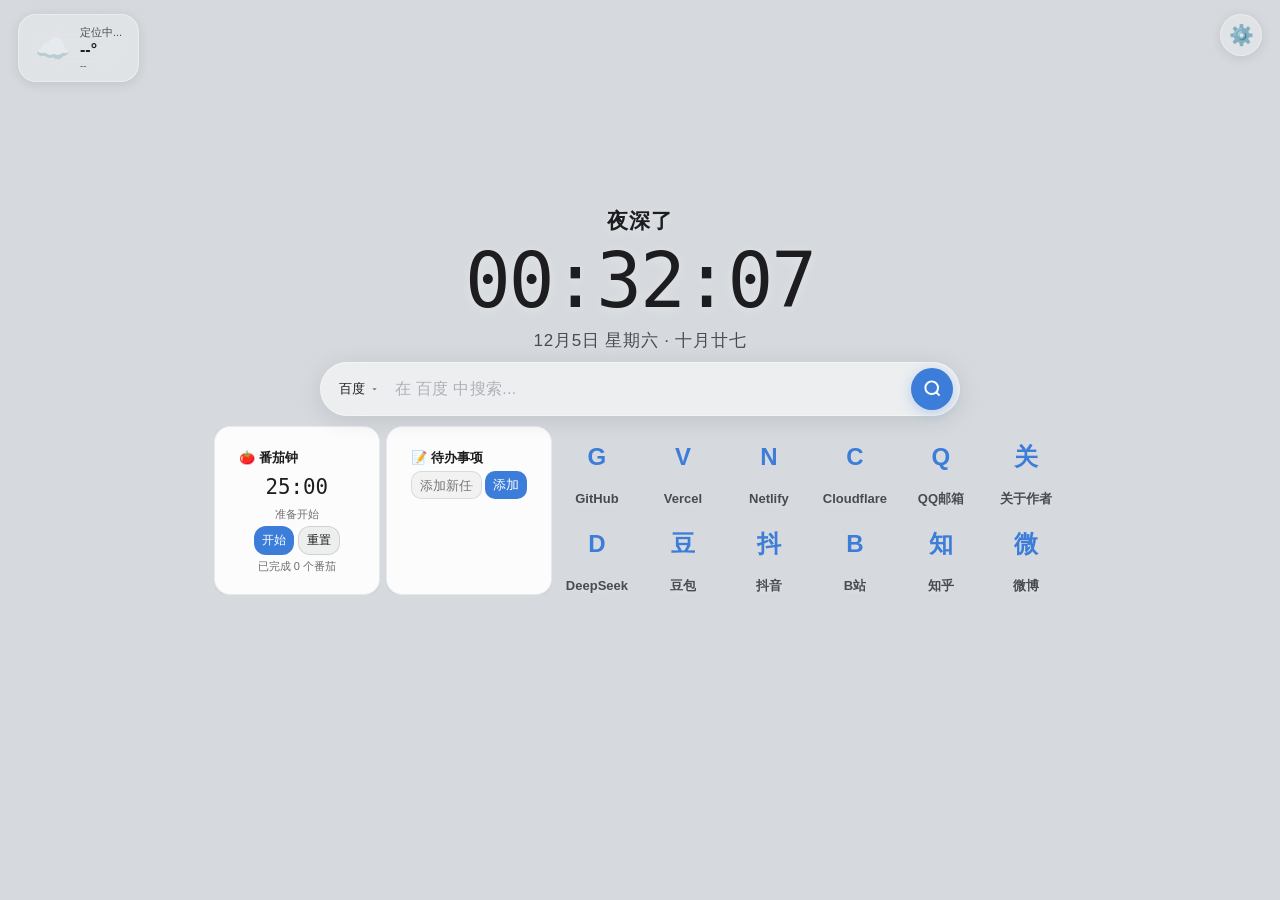
<file: index.html>
<!--
  index.html — MolTab 主页面
  纯静态 HTML 骨架，所有动态功能由 app/ 目录下的 ES 模块实现
  页面结构：背景层 → 顶部栏(天气+设置) → 主容器(时间+日期+搜索+网格) → 一言 → 设置弹窗
-->
<!DOCTYPE html>
<html lang="zh-CN">
<head>
    <meta charset="UTF-8">
    <meta name="viewport" content="width=device-width, initial-scale=1.0">
    <title>MolTab · 极简搜索</title>
    <link rel="icon" href="img/tabicon.png">
    <link rel="stylesheet" href="css/style.css">
</head>
<body>
    <!-- 背景加载遮罩：壁纸加载完成前显示加载动画 -->
    <div class="bg-loading"></div>
    <!-- 背景遮罩层：用于调节壁纸亮度，适配深浅色模式 -->
    <div class="bg-overlay" id="bgOverlay"></div>

    <!-- 顶部栏：左侧天气组件 + 右侧设置按钮 -->
    <div class="top-bar">
        <div class="weather-widget" id="weatherWidget">
            <span class="weather-icon" id="weatherIcon">☁️</span>
            <div class="weather-info">
                <span class="weather-city" id="weatherCity">定位中...</span>
                <span class="weather-temp" id="weatherTemp">--°</span>
                <span class="weather-desc" id="weatherDesc">--</span>
            </div>
        </div>
        <button class="settings-btn" id="settingsBtn">⚙️</button>
    </div>

    <!-- 主容器：垂直排列为 时间→日期→搜索框→书签网格 -->
    <div class="main-container">
        <!-- 时间 + 问候语 -->
        <div class="time-wrapper">
            <div class="time-display" id="timeDisplay" data-local-adapt>00:00:00</div>
            <div class="greeting-text" id="greetingText" data-local-adapt></div>
        </div>
        <!-- 日期（公历 + 农历） -->
        <div class="date-display" id="dateDisplay" data-local-adapt><span>加载中...</span></div>
        <!-- 搜索框区域：引擎选择器 + 输入框 + 清除按钮 + 搜索按钮 -->
        <div class="search-container">
            <div class="engine-selector">
                <button class="engine-btn" id="engineBtn">
                    <span id="engineBtnText">百度</span>
                    <span class="arrow" id="engineArrow">▾</span>
                </button>
                <!-- 搜索引擎下拉菜单：7 个预置引擎 -->
                <div class="engine-dropdown" id="engineDropdown">
                    <div class="engine-option selected" data-engine="baidu"><span class="engine-dot"></span>百度</div>
                    <div class="engine-option" data-engine="bing"><span class="engine-dot"></span>必应</div>
                    <div class="engine-option" data-engine="google"><span class="engine-dot"></span>谷歌</div>
                    <div class="engine-option" data-engine="duckduckgo"><span class="engine-dot"></span>DuckDuckGo</div>
                    <div class="engine-option" data-engine="yandex"><span class="engine-dot"></span>Yandex</div>
                    <div class="engine-option" data-engine="sogou"><span class="engine-dot"></span>搜狗</div>
                    <div class="engine-option" data-engine="360"><span class="engine-dot"></span>360搜索</div>
                </div>
            </div>
            <input type="text" class="search-input" id="searchInput" placeholder="输入关键词搜索..." autocomplete="off" data-local-adapt>
            <button class="search-clear-btn" id="searchClearBtn">✕</button>
            <button class="search-submit-btn" id="searchSubmitBtn">
                <!-- 搜索图标（SVG 放大镜） -->
                <svg viewBox="0 0 24 24" fill="none" stroke="currentColor" stroke-width="2.5">
                    <circle cx="11" cy="11" r="8"/>
                    <line x1="21" y1="21" x2="16.65" y2="16.65"/>
                </svg>
            </button>
        </div>
        <!-- 书签/组件网格容器：12×3 CSS Grid，由 GridManager 动态渲染 -->
        <div class="grid-container" id="gridContainer"></div>
    </div>

    <!-- 键盘快捷键帮助弹窗（按 ? 键显示） -->
    <div class="kbd-help-overlay hidden" id="kbdHelpOverlay">
        <div class="kbd-help-card">
            <h3>键盘快捷键</h3>
            <div class="kbd-row"><span class="kbd-label">聚焦搜索框</span><span><kbd>Ctrl</kbd>+<kbd>K</kbd> 或 <kbd>/</kbd></span></div>
            <div class="kbd-row"><span class="kbd-label">快速打开书签</span><span><kbd>1</kbd>-<kbd>9</kbd></span></div>
            <div class="kbd-row"><span class="kbd-label">关闭/退出</span><span><kbd>Esc</kbd></span></div>
            <div class="kbd-row"><span class="kbd-label">显示帮助</span><span><kbd>?</kbd></span></div>
            <div class="kbd-row"><span class="kbd-label">打开设置</span><span><kbd>Ctrl</kbd>+<kbd>,</kbd></span></div>
        </div>
    </div>

    <!-- 一言（语录）组件：底部居中显示 -->
    <div class="hitokoto-container" id="hitokotoContainer">
        <div class="hitokoto-text" id="hitokotoText" data-local-adapt></div>
        <div class="hitokoto-source" id="hitokotoSource" data-local-adapt></div>
    </div>

    <!-- 设置弹窗：遮罩 + 对话框 + 7 个标签页 -->
    <div class="modal-overlay hidden" id="modalOverlay">
        <div class="modal-dialog">
            <div class="modal-header">
                <h3>设置</h3>
                <button class="modal-close-btn" id="modalCloseBtn">✕</button>
            </div>
            <!-- 标签页导航：背景/天气/书签/一言/专注/数据/关于 -->
            <div class="modal-tabs" id="modalTabs">
                <button class="modal-tab active" data-tab="bg">背景</button>
                <button class="modal-tab" data-tab="weather">天气</button>
                <button class="modal-tab" data-tab="bookmarks">书签</button>
                <button class="modal-tab" data-tab="hitokoto">一言</button>
                <button class="modal-tab" data-tab="focus">专注</button>
                <button class="modal-tab" data-tab="data">数据</button>
                <button class="modal-tab" data-tab="about">关于</button>
                <button class="modal-tab" data-tab="ext">扩展</button>
            </div>
            <!-- 标签页内容区域：由 SettingsManager 动态渲染 -->
            <div class="modal-body" id="modalBody"></div>
        </div>
    </div>

    <!-- 应用入口：ES Module 方式加载，app.js 负责初始化所有模块 -->
    <script type="module" src="app/app.js"></script>
</body>
</html>
</file>
<file: css/style.css>
:root {
    --glass-bg: rgba(255, 255, 255, 0.25);
    --glass-border: rgba(255, 255, 255, 0.35);
    --text-primary: #1d1d1f;
    --text-secondary: #4a4a52;
    --text-tertiary: #6e6e73;
    --accent: #3b7dd8;
    --accent-hover: #5a9aee;
    --card-bg: rgba(255, 255, 255, 0.55);
    --card-shadow: 0 4px 24px rgba(0,0,0,0.1);
    --btn-bg: rgba(255,255,255,0.6);
    --btn-hover: rgba(255,255,255,0.85);
    --overlay-bg: rgba(0,0,0,0.5);
    --modal-bg: rgba(255,255,255,0.92);
    --modal-text: #1d1d1f;
    --input-bg: rgba(255,255,255,0.7);
    --divider: rgba(0,0,0,0.1);
    --danger: #e05555;
    --danger-hover: #ff6b6b;
    --warning: #f0a040;
    --adapt-color: #1d1d1f;
    --adapt-secondary: #4a4a52;
    --adapt-shadow: 0 2px 12px rgba(255,255,255,0.3);
}
[data-theme="dark"] {
    --glass-bg: rgba(30,30,35,0.45);
    --glass-border: rgba(255,255,255,0.12);
    --text-primary: #f0f0f5;
    --text-secondary: #c8c8d0;
    --text-tertiary: #9a9aa5;
    --accent: #6db3ff;
    --accent-hover: #8ec5ff;
    --card-bg: rgba(30,30,38,0.7);
    --card-shadow: 0 4px 24px rgba(0,0,0,0.35);
    --btn-bg: rgba(50,50,58,0.6);
    --btn-hover: rgba(60,60,70,0.85);
    --overlay-bg: rgba(0,0,0,0.7);
    --modal-bg: rgba(35,35,42,0.94);
    --modal-text: #f0f0f5;
    --input-bg: rgba(50,50,58,0.7);
    --divider: rgba(255,255,255,0.12);
    --danger: #ff6b6b;
    --danger-hover: #ff8c8c;
    --adapt-color: #f0f0f5;
    --adapt-secondary: #c8c8d0;
    --adapt-shadow: 0 2px 12px rgba(0,0,0,0.3);
}

*{margin:0;padding:0;box-sizing:border-box}
html,body{width:100%;height:100vh;font-family:-apple-system,BlinkMacSystemFont,'Segoe UI','PingFang SC','Microsoft YaHei',sans-serif;-webkit-font-smoothing:antialiased;overflow:hidden;user-select:none;-webkit-user-select:none}
body{display:flex;flex-direction:column;align-items:center;justify-content:center;background-size:cover;background-position:center;background-repeat:no-repeat;background-attachment:fixed;transition:background-image 0.6s ease;position:relative;padding:20px;background-color:#e8ecf1}

.bg-overlay{position:fixed;inset:0;z-index:0;pointer-events:none;transition:background 0.6s;background:rgba(0,0,0,0.08)}
.bg-overlay.night-mode{background:rgba(0,0,0,0.55)!important}

.bg-loading{position:fixed;inset:0;z-index:-1;background:linear-gradient(135deg,#e8ecf1,#c3d0dc);transition:opacity 0.8s}
.bg-loading.loaded{opacity:0;pointer-events:none}
[data-theme="dark"] .bg-loading{background:linear-gradient(135deg,#1a1a2e,#16213e)}

.top-bar{position:fixed;top:0;left:0;right:0;z-index:50;display:flex;justify-content:space-between;align-items:flex-start;padding:14px 18px;pointer-events:none}.top-bar>*{pointer-events:auto}
.weather-widget{display:flex;align-items:center;gap:10px;background:var(--glass-bg);backdrop-filter:blur(16px);-webkit-backdrop-filter:blur(16px);border:1px solid var(--glass-border);border-radius:18px;padding:10px 16px;color:var(--text-primary);cursor:pointer;transition:all 0.3s;box-shadow:0 2px 12px rgba(0,0,0,0.1);font-size:13px;white-space:nowrap;max-width:220px;overflow:hidden}.weather-widget:hover{background:var(--btn-hover);box-shadow:0 4px 20px rgba(0,0,0,0.15);transform:translateY(-1px)}
.weather-widget .weather-icon{font-size:28px;flex-shrink:0}
.weather-widget .weather-info{display:flex;flex-direction:column;gap:1px;min-width:0}
.weather-widget .weather-city{font-size:11px;font-weight:500;color:var(--text-secondary);overflow:hidden;text-overflow:ellipsis}
.weather-widget .weather-temp{font-size:16px;font-weight:700;color:var(--text-primary)}
.weather-widget .weather-desc{font-size:10px;color:var(--text-secondary);opacity:0.8}
.settings-btn{width:42px;height:42px;border-radius:50%;border:1px solid var(--glass-border);background:var(--glass-bg);backdrop-filter:blur(16px);-webkit-backdrop-filter:blur(16px);color:var(--text-primary);cursor:pointer;font-size:20px;display:flex;align-items:center;justify-content:center;transition:all 0.3s;box-shadow:0 2px 12px rgba(0,0,0,0.1)}.settings-btn:hover{background:var(--btn-hover);box-shadow:0 4px 20px rgba(0,0,0,0.15);transform:rotate(30deg)}

.main-container{position:relative;z-index:1;display:flex;flex-direction:column;align-items:center;justify-content:center;width:100%;height:100vh;gap:10px;padding:60px 20px 40px}
.time-wrapper{position:relative;display:inline-block;text-align:center;padding-top:4px}
.time-display{font-size:76px;font-weight:300;letter-spacing:-2px;color:var(--adapt-color);text-shadow:var(--adapt-shadow);line-height:1;font-family:'SF Mono','JetBrains Mono','Consolas',monospace;text-align:center;transition:color 0.5s,text-shadow 0.5s}
.date-display{font-size:17px;font-weight:400;color:var(--adapt-secondary);letter-spacing:0.8px;text-align:center;display:block;text-shadow:var(--adapt-shadow);transition:color 0.5s,text-shadow 0.5s}

.search-container{width:80vw;max-width:640px;display:flex;align-items:center;background:var(--card-bg);backdrop-filter:blur(20px);-webkit-backdrop-filter:blur(20px);border-radius:28px;padding:5px 6px 5px 8px;box-shadow:var(--card-shadow);border:1.5px solid var(--glass-border);transition:all 0.3s;gap:6px;position:relative;z-index:10}.search-container:focus-within{box-shadow:0 8px 40px rgba(0,0,0,0.18);border-color:var(--accent);transform:translateY(-2px);background:var(--btn-hover)}
.engine-selector{position:relative;flex-shrink:0;z-index:99999}
.engine-btn{display:flex;align-items:center;gap:5px;padding:8px 10px;border-radius:22px;border:none;background:transparent;color:var(--text-primary);cursor:pointer;font-size:13px;font-weight:500;transition:all 0.25s;white-space:nowrap;font-family:inherit}.engine-btn:hover{background:rgba(128,128,128,0.12)}
.engine-btn .arrow{font-size:10px;transition:transform 0.3s;margin-left:2px;opacity:0.6}.engine-btn .arrow.open{transform:rotate(180deg)}
.engine-dropdown{position:absolute;top:calc(100% + 6px);left:-4px;background:var(--modal-bg);backdrop-filter:blur(24px);-webkit-backdrop-filter:blur(24px);border-radius:16px;box-shadow:0 8px 32px rgba(0,0,0,0.25);border:1px solid var(--glass-border);min-width:140px;overflow:hidden;z-index:99999;display:none;animation:fadeSlideIn 0.2s ease-out}.engine-dropdown.active{display:block}
@keyframes fadeSlideIn{from{opacity:0;transform:translateY(-10px)}to{opacity:1;transform:translateY(0)}}
.engine-option{padding:10px 16px;cursor:pointer;font-size:13px;color:var(--modal-text);display:flex;align-items:center;gap:8px;border-bottom:1px solid var(--divider)}.engine-option:last-child{border-bottom:none}.engine-option:hover{background:rgba(128,128,128,0.1);color:var(--accent)}.engine-option.selected{color:var(--accent);font-weight:600;background:rgba(59,125,216,0.08)}
.engine-option .engine-dot{width:7px;height:7px;border-radius:50%;background:var(--accent);opacity:0}.engine-option.selected .engine-dot{opacity:1}
.search-input{flex:1;border:none;outline:none;font-size:16px;background:transparent;color:var(--adapt-color);font-family:inherit;letter-spacing:0.3px;min-width:0;padding:8px 2px}.search-input::placeholder{color:#b0b0b8}[data-theme="dark"] .search-input::placeholder{color:#6a6a74}
.search-clear-btn{width:28px;height:28px;border-radius:50%;border:none;background:rgba(128,128,128,0.15);color:var(--text-tertiary);cursor:pointer;font-size:12px;display:flex;align-items:center;justify-content:center;flex-shrink:0;opacity:0;pointer-events:none}.search-clear-btn.visible{opacity:1;pointer-events:auto}.search-clear-btn:hover{background:rgba(128,128,128,0.28);color:var(--text-primary)}
.search-submit-btn{width:42px;height:42px;border-radius:50%;border:none;background:var(--accent);color:#fff;cursor:pointer;font-size:18px;display:flex;align-items:center;justify-content:center;flex-shrink:0;box-shadow:0 3px 14px rgba(59,125,216,0.3)}.search-submit-btn:hover{background:var(--accent-hover);box-shadow:0 6px 22px rgba(59,125,216,0.45);transform:scale(1.04)}.search-submit-btn svg{width:19px;height:19px}

.grid-container{width:80vw;height:20vw;display:grid;grid-template-columns:repeat(12,1fr);grid-template-rows:repeat(3,1fr);gap:6px;position:relative;z-index:1;max-height:calc(100vh - 280px)}
.grid-item{display:flex;flex-direction:column;align-items:center;justify-content:center;border-radius:12px;position:relative;transition:all 0.25s cubic-bezier(0.4,0,0.2,1);overflow:hidden;min-width:0;min-height:0;animation:gridFadeIn 0.4s ease-out both}
.grid-item:not(.editing):hover{transform:translateY(-1px);box-shadow:0 4px 16px rgba(0,0,0,0.08)}
.grid-item.editing{animation:wobble 0.4s ease-in-out infinite}
.grid-item.editing::before{content:'';position:absolute;inset:-2px;border:2px dashed var(--warning);border-radius:14px;pointer-events:none;z-index:2}
.grid-item .grid-delete{position:absolute;top:2px;right:2px;width:20px;height:20px;border-radius:50%;background:var(--danger);color:#fff;border:none;cursor:pointer;font-size:10px;display:none;align-items:center;justify-content:center;z-index:5;line-height:1;box-shadow:0 1px 4px rgba(0,0,0,0.2);transition:transform 0.15s,background 0.15s}
.grid-item .grid-delete:hover{transform:scale(1.15);background:var(--danger-hover)}
.grid-item.editing .grid-delete{display:flex}
.grid-item.dragging{opacity:0.4}
.grid-item.drag-over{outline:2px solid var(--accent);outline-offset:2px;border-radius:12px}
.grid-container.drag-active::after{content:'';position:absolute;inset:0;pointer-events:none;z-index:10}
.drop-indicator{position:absolute;background:rgba(59,125,216,0.12);border:2px dashed var(--accent);border-radius:12px;pointer-events:none;z-index:10;transition:all 0.15s ease}
@keyframes wobble{0%,100%{transform:rotate(-1deg) scale(1)}25%{transform:rotate(0.8deg) scale(1.01)}50%{transform:rotate(-0.8deg) scale(1)}75%{transform:rotate(0.5deg) scale(0.99)}}
@keyframes gridFadeIn{from{opacity:0;transform:scale(0.85) translateY(8px)}to{opacity:1;transform:scale(1) translateY(0)}}
.grid-item .bm-icon-wrap{width:64px;height:64px;border-radius:18px;display:flex;align-items:center;justify-content:center;font-size:28px;font-weight:700;color:var(--accent);overflow:hidden;transition:all 0.25s;position:relative}
.grid-item .bm-icon-wrap img{width:100%;height:100%;object-fit:contain;border-radius:10px}
.grid-item .bm-icon-wrap .folder-icon{font-size:32px}
.grid-item .bm-icon-wrap .letter-icon{font-size:24px;font-weight:700;text-transform:uppercase}
.grid-item .bm-icon-wrap .emoji-icon{font-size:28px}
.grid-item .bm-name{font-size:13px;font-weight:600;text-align:center;max-width:100%;overflow:hidden;text-overflow:ellipsis;white-space:nowrap;color:var(--adapt-secondary);line-height:1.3;text-shadow:var(--adapt-shadow);transition:color 0.5s,text-shadow 0.5s;margin-top:3px}
.grid-item.folder .bm-icon-wrap{background:rgba(59,125,216,0.1);border-style:dashed;border-width:1.5px}
.folder-grid{display:grid;grid-template-columns:repeat(2,1fr);grid-template-rows:repeat(2,1fr);gap:3px;width:100%;height:100%;padding:5px;align-content:center;border:1.5px solid var(--glass-border);border-radius:12px;background:rgba(255,255,255,0.06)}
.folder-grid.three-col{grid-template-columns:repeat(3,1fr);grid-template-rows:repeat(3,1fr)}
.folder-grid-cell{display:flex;flex-direction:column;align-items:center;justify-content:center;gap:1px;cursor:pointer;border-radius:8px;transition:all 0.18s;overflow:hidden;min-width:0;min-height:0}
.folder-grid-cell:hover{background:rgba(128,128,128,0.15)}
.folder-grid-cell:active{background:rgba(128,128,128,0.22);transform:scale(0.96)}
.folder-grid-cell .fg-icon{width:44px;height:44px;border-radius:12px;display:flex;align-items:center;justify-content:center;overflow:hidden;flex-shrink:0}
.folder-grid-cell .fg-icon img{width:100%;height:100%;object-fit:contain}
.folder-grid-cell .fg-icon .letter-icon{font-size:20px;font-weight:700;text-transform:uppercase}
.folder-grid-cell .fg-icon .emoji-icon{font-size:22px}
.folder-grid-cell .fg-name{font-size:9px;text-align:center;overflow:hidden;text-overflow:ellipsis;white-space:nowrap;max-width:100%;color:var(--adapt-secondary);text-shadow:var(--adapt-shadow);line-height:1.2}
.folder-grid-more{display:flex;flex-direction:column;align-items:center;justify-content:center;border-radius:8px;cursor:pointer;gap:2px;overflow:hidden;padding:2px;transition:all 0.18s}
.folder-grid-more:hover{background:rgba(128,128,128,0.1)}
.folder-grid-more:active{background:rgba(128,128,128,0.18);transform:scale(0.96)}
.folder-grid-more .more-thumbs{display:grid;grid-template-columns:1fr 1fr;gap:1px;width:100%;flex:1;min-height:0}
.folder-grid-more .more-thumbs .thumb{border-radius:3px;overflow:hidden;display:flex;align-items:center;justify-content:center;background:rgba(0,0,0,0.04)}
.folder-grid-more .more-thumbs .thumb img{width:100%;height:100%;object-fit:contain}
.folder-grid-more .more-label{font-size:8px;color:var(--accent);font-weight:600;line-height:1;flex-shrink:0}
.grid-item .add-icon-inner{width:64px;height:64px;border-radius:18px;display:flex;align-items:center;justify-content:center;font-size:28px;font-weight:300;border:2px dashed var(--text-tertiary);color:var(--text-tertiary);transition:all 0.25s;cursor:pointer}
.grid-item .add-icon-inner:hover{border-color:var(--accent);color:var(--accent)}
.bookmarks-container{display:none}
.focus-tools-container{display:none}

.folder-expanded{display:flex;flex-wrap:wrap;gap:6px;justify-content:center;width:100%;padding:10px;background:var(--glass-bg);backdrop-filter:blur(12px);-webkit-backdrop-filter:blur(12px);border-radius:16px;border:1px solid var(--glass-border);margin-top:-2px;animation:fadeSlideIn 0.25s ease-out}
.folder-expanded .folder-header{width:100%;display:flex;align-items:center;justify-content:space-between;padding:0 4px 6px;border-bottom:1px solid var(--divider);margin-bottom:4px}
.folder-expanded .folder-header .folder-title{font-size:12px;font-weight:600;color:var(--text-secondary)}
.folder-expanded .folder-header .folder-close{background:none;border:none;cursor:pointer;font-size:14px;color:var(--text-tertiary);padding:2px 6px;border-radius:8px}.folder-expanded .folder-header .folder-close:hover{background:rgba(128,128,128,0.15)}
.folder-expanded .bookmark-item{width:56px;padding:4px 2px;gap:3px}
.folder-expanded .bookmark-item .bm-icon-wrap{width:40px;height:40px;border-radius:11px}
.folder-expanded .bookmark-item .bm-name{font-size:9px;max-width:52px}

.folder-expansion-overlay{position:fixed;inset:0;z-index:160;background:rgba(0,0,0,0.45);backdrop-filter:blur(20px);-webkit-backdrop-filter:blur(20px);display:flex;align-items:center;justify-content:center;animation:fadeIn 0.25s ease-out}
.folder-expansion-modal{background:var(--modal-bg);backdrop-filter:blur(28px);-webkit-backdrop-filter:blur(28px);border-radius:24px;width:85%;max-width:90vw;max-height:70vh;overflow:hidden;box-shadow:0 20px 60px rgba(0,0,0,0.3);border:1px solid var(--glass-border);animation:scaleIn 0.3s ease-out;display:flex;flex-direction:column}
.folder-expansion-header{display:flex;align-items:center;justify-content:center;padding:16px 20px;border-bottom:1px solid var(--divider);flex-shrink:0;position:relative}
.folder-expansion-title{font-size:15px;font-weight:600;color:var(--modal-text)}
.folder-expansion-close{position:absolute;right:14px;top:50%;transform:translateY(-50%);width:30px;height:30px;border-radius:50%;border:none;background:rgba(128,128,128,0.15);color:var(--modal-text);cursor:pointer;font-size:14px;display:flex;align-items:center;justify-content:center;transition:background 0.2s}
.folder-expansion-close:hover{background:rgba(128,128,128,0.3)}
.folder-expansion-grid{display:flex;flex-wrap:wrap;justify-content:center;gap:12px;padding:20px 24px;overflow-y:auto;scrollbar-width:none;-ms-overflow-style:none}
.folder-expansion-grid::-webkit-scrollbar{display:none}
.folder-expansion-item{display:flex;flex-direction:column;align-items:center;gap:6px;padding:6px 8px;border-radius:12px;cursor:pointer;transition:all 0.18s}
.folder-expansion-item:hover{background:rgba(128,128,128,0.1);transform:scale(1.05)}
.folder-expansion-item:active{transform:scale(0.97);background:rgba(128,128,128,0.16)}
.folder-expansion-item .fe-icon{width:56px;height:56px;border-radius:16px;display:flex;align-items:center;justify-content:center;overflow:hidden}
.folder-expansion-item .fe-icon img{width:100%;height:100%;object-fit:contain;border-radius:8px}
.folder-expansion-item .fe-icon .letter-icon{font-size:22px;font-weight:700;text-transform:uppercase}
.folder-expansion-item .fe-icon .emoji-icon{font-size:26px}
.folder-expansion-item .bm-name{font-size:11px;max-width:64px;color:var(--modal-text)}

.add-bookmark-btn{display:flex;flex-direction:column;align-items:center;gap:3px;padding:6px 2px;border-radius:12px;border:none;cursor:pointer;transition:all 0.25s;width:64px;flex-shrink:0;background:transparent;color:var(--text-tertiary);font-family:inherit;opacity:0.5}
.add-bookmark-btn:hover{opacity:1;color:var(--accent)}
.add-bookmark-btn .add-icon{width:48px;height:48px;border-radius:14px;display:flex;align-items:center;justify-content:center;font-size:24px;font-weight:300;border:2px dashed currentColor;transition:all 0.25s}
.add-bookmark-btn:hover .add-icon{border-color:var(--accent)}
.add-bookmark-btn .add-text{font-size:10px;font-weight:500}

.hitokoto-container{position:fixed;bottom:28px;left:50%;transform:translateX(-50%);z-index:0;text-align:center;max-width:600px;width:90%;pointer-events:none}
.hitokoto-text{font-size:14px;color:var(--adapt-secondary);letter-spacing:0.4px;line-height:1.6;opacity:0.85;text-shadow:var(--adapt-shadow);transition:color 0.5s,text-shadow 0.5s}
.hitokoto-source{font-size:11px;color:var(--adapt-secondary);margin-top:3px;opacity:0.75;text-shadow:var(--adapt-shadow);transition:color 0.5s,text-shadow 0.5s}

.modal-overlay{position:fixed;inset:0;background:var(--overlay-bg);z-index:100;display:flex;align-items:center;justify-content:center;animation:fadeIn 0.25s;backdrop-filter:blur(4px)}.modal-overlay.hidden{display:none}@keyframes fadeIn{from{opacity:0}to{opacity:1}}
.modal-dialog{background:var(--modal-bg);backdrop-filter:blur(28px);border-radius:24px;width:90%;max-width:500px;max-height:75vh;overflow:hidden;box-shadow:0 20px 60px rgba(0,0,0,0.3);display:flex;flex-direction:column;animation:scaleIn 0.3s;border:1px solid var(--glass-border)}@keyframes scaleIn{from{transform:scale(0.9);opacity:0}to{transform:scale(1);opacity:1}}
.modal-header{padding:18px 20px;border-bottom:1px solid var(--divider);display:flex;justify-content:space-between;align-items:center;flex-shrink:0}.modal-header h3{font-size:17px;font-weight:600;color:var(--modal-text)}
.modal-close-btn{width:34px;height:34px;border-radius:50%;border:none;background:rgba(128,128,128,0.15);color:var(--modal-text);cursor:pointer;font-size:16px;display:flex;align-items:center;justify-content:center}
.modal-tabs{display:flex;border-bottom:1px solid var(--divider);flex-shrink:0;padding:0 12px;overflow-x:auto}
.modal-tab{padding:12px 16px;cursor:pointer;font-size:13px;font-weight:500;color:var(--text-tertiary);border-bottom:2px solid transparent;transition:all 0.25s;white-space:nowrap;background:none;border:none;font-family:inherit}.modal-tab.active{color:var(--accent);border-bottom-color:var(--accent);font-weight:600}
.modal-body{padding:20px;overflow-y:auto;flex:1;display:flex;flex-direction:column;gap:16px}
.section-title{font-size:13px;font-weight:600;color:var(--text-tertiary);letter-spacing:0.5px;text-transform:uppercase;margin-bottom:-4px;display:flex;align-items:center;gap:8px}
.about-desc{font-size:12px;line-height:1.6;margin-bottom:8px;color:var(--modal-text)}
.setting-row{display:flex;align-items:center;justify-content:space-between;gap:12px;padding:8px 0;flex-wrap:wrap}
.setting-label{font-size:14px;color:var(--modal-text);font-weight:500}
.toggle-switch{width:48px;height:28px;border-radius:14px;background:#ccc;cursor:pointer;position:relative;transition:all 0.3s;flex-shrink:0}.toggle-switch.on{background:var(--accent)}.toggle-switch::after{content:'';position:absolute;top:3px;left:3px;width:22px;height:22px;border-radius:50%;background:#fff;transition:all 0.3s;box-shadow:0 1px 3px rgba(0,0,0,0.2)}.toggle-switch.on::after{left:23px}
.theme-switch{display:flex;gap:4px;background:var(--input-bg);border-radius:12px;padding:3px}
.theme-switch-btn{padding:6px 14px;border-radius:10px;border:none;background:transparent;color:var(--text-tertiary);cursor:pointer;font-size:12px;font-weight:500;transition:all 0.25s;font-family:inherit;white-space:nowrap}.theme-switch-btn.active{background:var(--accent);color:#fff;box-shadow:0 2px 8px rgba(59,125,216,0.25)}
.btn-sm{padding:8px 16px;border-radius:20px;border:none;cursor:pointer;font-size:13px;font-weight:500;transition:all 0.25s;font-family:inherit;background:var(--btn-bg);color:var(--text-primary);border:1px solid var(--glass-border);text-decoration:none;display:inline-flex;align-items:center;gap:6px;white-space:nowrap}.btn-sm:hover{background:var(--btn-hover);box-shadow:0 2px 10px rgba(0,0,0,0.1)}.btn-sm.primary{background:var(--accent);color:#fff;border:none}.btn-sm.danger{background:var(--danger);color:#fff;border:none}
.input-sm{padding:9px 14px;border-radius:20px;border:1px solid var(--glass-border);background:var(--input-bg);color:var(--text-primary);font-size:13px;font-family:inherit;outline:none;width:100%}.input-sm:focus{border-color:var(--accent);box-shadow:0 0 0 3px rgba(59,125,216,0.1)}
select.input-sm{cursor:pointer;appearance:auto}
.bookmark-edit-row{display:flex;gap:8px;align-items:center;padding:8px 10px;background:var(--input-bg);border-radius:12px;flex-wrap:wrap}.bookmark-edit-row input{flex:1;min-width:60px;padding:7px 10px;border-radius:10px;border:1px solid var(--divider);background:var(--card-bg);color:var(--text-primary);font-size:12px;font-family:inherit;outline:none}
.icon-preview{width:32px;height:32px;border-radius:8px;background:var(--card-bg);display:flex;align-items:center;justify-content:center;overflow:hidden;border:1px solid var(--divider);flex-shrink:0;font-size:16px}
.icon-preview img{width:100%;height:100%;object-fit:contain}
.bg-preview-grid{display:grid;grid-template-columns:repeat(4,1fr);gap:8px}.bg-preview-item{aspect-ratio:16/10;border-radius:10px;background-size:cover;background-position:center;cursor:pointer;border:3px solid transparent;transition:all 0.3s;overflow:hidden;position:relative;background-color:var(--input-bg)}.bg-preview-item:hover{border-color:var(--accent);transform:scale(1.04)}.bg-preview-item.active{border-color:var(--accent);box-shadow:0 0 0 4px rgba(59,125,216,0.2)}.bg-preview-item .check-mark{position:absolute;top:4px;right:4px;width:20px;height:20px;border-radius:50%;background:var(--accent);color:#fff;font-size:10px;display:flex;align-items:center;justify-content:center}
.gallery-tabs{display:flex;gap:6px;flex-wrap:wrap;margin-bottom:8px}
.gallery-tab{padding:6px 14px;border-radius:16px;border:1px solid var(--glass-border);background:var(--input-bg);color:var(--text-secondary);cursor:pointer;font-size:12px;font-weight:500;transition:all 0.25s;font-family:inherit}.gallery-tab.active{background:var(--accent);color:#fff;border-color:var(--accent)}
.toast{position:fixed;top:20px;left:50%;transform:translateX(-50%);z-index:200;background:var(--modal-bg);color:var(--modal-text);padding:10px 24px;border-radius:24px;font-size:13px;box-shadow:0 8px 30px rgba(0,0,0,0.2);animation:toastIn 0.4s,toastOut 0.4s 1.8s forwards;pointer-events:none;border:1px solid var(--glass-border)}@keyframes toastIn{from{opacity:0;transform:translateX(-50%) translateY(-20px)}to{opacity:1;transform:translateX(-50%) translateY(0)}}@keyframes toastOut{from{opacity:1}to{opacity:0;transform:translateX(-50%) translateY(-20px)}}
.about-logo{font-size:28px;font-weight:700;margin-bottom:2px;color:var(--modal-text)}.about-version{font-size:13px;color:var(--text-tertiary);margin-bottom:12px}
.legal-links{display:flex;gap:12px;font-size:11px;color:var(--text-tertiary)}.legal-links span{cursor:pointer;text-decoration:underline}
.about-action-row{display:flex;gap:12px;margin-top:8px;flex-wrap:wrap}
.emoji-picker-grid{display:grid;grid-template-columns:repeat(8,1fr);gap:4px;max-height:160px;overflow-y:auto;padding:4px}
.emoji-picker-btn{width:32px;height:32px;border:none;background:transparent;cursor:pointer;font-size:18px;border-radius:8px;transition:background 0.2s;display:flex;align-items:center;justify-content:center}.emoji-picker-btn:hover{background:var(--input-bg)}
.search-history-dropdown{position:absolute;top:calc(100% + 4px);left:0;right:0;background:var(--modal-bg);backdrop-filter:blur(20px);-webkit-backdrop-filter:blur(20px);border-radius:16px;box-shadow:0 8px 32px rgba(0,0,0,0.2);border:1px solid var(--glass-border);z-index:99;display:none;overflow:hidden;animation:fadeSlideIn 0.15s ease-out}.search-history-dropdown.active{display:block}
.search-history-dropdown .history-item{padding:10px 18px;cursor:pointer;font-size:13px;color:var(--modal-text);border-bottom:1px solid var(--divider);transition:background 0.15s}.search-history-dropdown .history-item:last-child{border-bottom:none}.search-history-dropdown .history-item:hover{background:rgba(128,128,128,0.1)}
.drag-ghost{position:fixed;pointer-events:none;z-index:999;opacity:0.85;transform:scale(1.1)}
.bookmark-item.long-pressing{animation:longPressPulse 0.8s ease-out;outline:2px solid var(--accent);outline-offset:2px;border-radius:12px}
@keyframes longPressPulse{0%{transform:scale(1)}50%{transform:scale(0.92)}100%{transform:scale(1)}}
.folder-context-menu{position:fixed;z-index:200;background:var(--modal-bg);backdrop-filter:blur(20px);-webkit-backdrop-filter:blur(20px);border-radius:14px;box-shadow:0 8px 32px rgba(0,0,0,0.22),0 2px 8px rgba(0,0,0,0.08);border:1px solid var(--glass-border);padding:6px 0;min-width:130px;animation:fadeSlideIn 0.15s ease-out}
.folder-context-menu .ctx-item{padding:9px 18px;cursor:pointer;font-size:13px;color:var(--modal-text);display:flex;align-items:center;gap:8px;transition:background 0.12s}
.folder-context-menu .ctx-item:hover{background:rgba(128,128,128,0.12)}
.folder-context-menu .ctx-item:active{background:rgba(128,128,128,0.2)}
.folder-context-menu .ctx-item.danger{color:var(--danger)}
.greeting-text{position:absolute;bottom:100%;left:50%;transform:translateX(-50%);font-size:21px;font-weight:700;color:var(--adapt-color);text-shadow:var(--adapt-shadow);white-space:nowrap;letter-spacing:1px;transition:color 0.5s,text-shadow 0.5s;margin-bottom:4px}
.focus-tools-container{display:none}
.grid-focus-card{background:rgba(255,255,255,0.92);backdrop-filter:blur(16px);-webkit-backdrop-filter:blur(16px);border:1px solid rgba(0,0,0,0.08);border-radius:16px;padding:clamp(8px,3cqw,22px) clamp(10px,3.5cqw,24px) clamp(20px,5cqw,28px);color:#1d1d1f;box-shadow:0 2px 16px rgba(0,0,0,0.08);transition:all 0.3s;width:100%;height:100%;min-height:0;display:flex;flex-direction:column;justify-content:space-between;overflow:hidden;position:relative;container-type:inline-size}
.grid-focus-card>*{position:relative;z-index:1}
.grid-focus-card h4{font-size:clamp(13px,6cqw,26px);font-weight:600;margin-bottom:clamp(4px,2cqw,12px);display:flex;align-items:center;gap:4px;flex-shrink:0;color:#1d1d1f}
.pomodoro-display{font-size:clamp(18px,18cqw,72px);font-weight:300;font-family:'SF Mono','JetBrains Mono','Consolas',monospace;text-align:center;color:#1d1d1f;cursor:pointer;transition:opacity 0.2s;flex-shrink:0;margin:clamp(4px,2cqw,12px) 0}
.pomodoro-display:hover{opacity:0.7}
.pomodoro-controls{display:flex;gap:clamp(4px,3cqw,20px);justify-content:center;flex-shrink:0;margin-top:clamp(4px,2.5cqw,16px)}
.pomodoro-controls button{padding:clamp(5px,2.5cqw,16px) clamp(8px,5cqw,32px);border-radius:12px;border:none;cursor:pointer;font-size:clamp(12px,4.5cqw,24px);font-weight:500;background:var(--accent);color:#fff;font-family:inherit;transition:all 0.2s}
.pomodoro-controls button:hover{opacity:0.85}
.pomodoro-controls button.secondary{background:rgba(0,0,0,0.06);color:#1d1d1f;border:1px solid rgba(0,0,0,0.12)}
.pomodoro-status{text-align:center;font-size:clamp(11px,4cqw,22px);color:#6e6e73;margin-top:clamp(4px,2cqw,12px);flex-shrink:0}
.todo-input-row{display:flex;gap:clamp(3px,1.5cqw,8px);margin-bottom:clamp(2px,1cqw,6px);flex-shrink:0}
.todo-input-row input{flex:1;padding:clamp(5px,2cqw,10px) clamp(8px,2.5cqw,14px);border-radius:10px;border:1px solid rgba(0,0,0,0.1);background:rgba(0,0,0,0.04);color:#1d1d1f;font-size:clamp(13px,5cqw,22px);font-family:inherit;outline:none;min-width:0}
.todo-input-row input:focus{border-color:var(--accent)}
.todo-input-row button{padding:clamp(5px,2cqw,10px) clamp(8px,2.5cqw,14px);border-radius:10px;border:none;background:var(--accent);color:#fff;cursor:pointer;font-size:clamp(13px,5cqw,22px);font-family:inherit;flex-shrink:0}
.todo-list{flex:1;overflow-y:auto;display:flex;flex-direction:column;gap:clamp(1px,0.8cqw,4px);scrollbar-width:none;-ms-overflow-style:none}
.todo-list::-webkit-scrollbar{display:none}
.todo-item{display:flex;align-items:center;gap:clamp(4px,1.5cqw,8px);padding:clamp(3px,1cqw,6px) clamp(4px,1.5cqw,8px);border-radius:10px;font-size:clamp(12px,3.8cqw,16px);color:#4a4a52;transition:background 0.15s}
.todo-item:hover{background:rgba(0,0,0,0.04)}
.todo-item .todo-check{width:clamp(12px,3.5cqw,20px);height:clamp(12px,3.5cqw,20px);border-radius:50%;border:1.5px solid #4a4a52;cursor:pointer;flex-shrink:0;display:flex;align-items:center;justify-content:center;transition:all 0.2s;font-size:clamp(7px,2cqw,11px)}
.todo-item .todo-check.done{background:var(--accent);border-color:var(--accent);color:#fff}
.todo-item .todo-text{flex:1;transition:all 0.2s}
.todo-item .todo-text.done{text-decoration:line-through;opacity:0.5}
.todo-item .todo-del{background:none;border:none;cursor:pointer;color:#999;font-size:clamp(9px,2cqw,12px);padding:2px clamp(2px,1cqw,4px);border-radius:6px;opacity:0;transition:opacity 0.15s,color 0.15s}
.todo-item:hover .todo-del{opacity:1}
.todo-item .todo-del:hover{color:var(--danger)}
.kbd-help-overlay{position:fixed;inset:0;z-index:150;background:var(--overlay-bg);display:flex;align-items:center;justify-content:center;animation:fadeIn 0.2s;backdrop-filter:blur(4px)}
.kbd-help-overlay.hidden{display:none}
.kbd-help-card{background:var(--modal-bg);backdrop-filter:blur(28px);border-radius:20px;padding:24px 28px;max-width:400px;width:90%;box-shadow:0 20px 60px rgba(0,0,0,0.3);border:1px solid var(--glass-border);animation:scaleIn 0.25s}
.kbd-help-card h3{font-size:16px;font-weight:600;color:var(--modal-text);margin-bottom:14px}
.kbd-help-card .kbd-row{display:flex;justify-content:space-between;align-items:center;padding:6px 0;border-bottom:1px solid var(--divider)}
.kbd-help-card .kbd-row:last-child{border-bottom:none}
.kbd-help-card .kbd-label{font-size:13px;color:var(--modal-text)}
.kbd-help-card kbd{display:inline-block;padding:2px 8px;border-radius:6px;background:var(--input-bg);border:1px solid var(--divider);font-size:11px;font-family:inherit;color:var(--text-secondary)}
@media (max-width:640px){.time-display{font-size:48px}.search-container{border-radius:22px;padding:3px 4px 3px 5px;gap:3px}.search-input{font-size:14px;padding:6px 1px}.search-submit-btn{width:36px;height:36px}.weather-widget{padding:8px 12px;font-size:11px;border-radius:14px;max-width:170px}.grid-container{width:95vw;height:23.75vw;gap:4px}.grid-item .bm-icon-wrap{width:44px;height:44px;border-radius:13px;font-size:20px}.grid-item .bm-name{font-size:10px}.grid-item .add-icon-inner{width:44px;height:44px}.modal-dialog{width:95%;max-width:95%;border-radius:18px}.bg-preview-grid{grid-template-columns:repeat(3,1fr)}.theme-switch-btn{padding:5px 10px;font-size:11px}.greeting-text{right:-50px;font-size:12px}.folder-expansion-modal{width:92%;max-width:92%}.folder-expansion-grid{gap:8px;padding:16px}}
.modal-body{scrollbar-width:none;-ms-overflow-style:none}
.modal-body::-webkit-scrollbar{display:none}
.modal-tabs{scrollbar-width:none;-ms-overflow-style:none}
.modal-tabs::-webkit-scrollbar{display:none}
.form-modal-overlay{position:fixed;inset:0;background:var(--overlay-bg);z-index:180;display:flex;align-items:center;justify-content:center;animation:fadeIn 0.2s;backdrop-filter:blur(4px)}
.form-modal-card{background:var(--modal-bg);backdrop-filter:blur(28px);border-radius:20px;padding:24px;width:90%;max-width:380px;box-shadow:0 20px 60px rgba(0,0,0,0.3);border:1px solid var(--glass-border);animation:scaleIn 0.25s}
.form-modal-card h3{font-size:16px;font-weight:600;color:var(--modal-text);margin-bottom:16px}
.form-modal-card .form-field{display:flex;flex-direction:column;gap:6px;margin-bottom:12px}
.form-modal-card .form-field label{font-size:12px;font-weight:500;color:var(--text-secondary)}
.form-modal-card .form-field input,.form-modal-card .form-field textarea,.form-modal-card .form-field select{padding:9px 14px;border-radius:14px;border:1px solid var(--glass-border);background:var(--input-bg);color:var(--text-primary);font-size:13px;font-family:inherit;outline:none;width:100%}
.form-modal-card .form-field input:focus,.form-modal-card .form-field textarea:focus{border-color:var(--accent);box-shadow:0 0 0 3px rgba(59,125,216,0.1)}
.form-modal-card .form-field textarea{resize:vertical;min-height:60px;border-radius:14px}
.form-modal-card .form-actions{display:flex;gap:8px;justify-content:flex-end;margin-top:16px}
</file>
